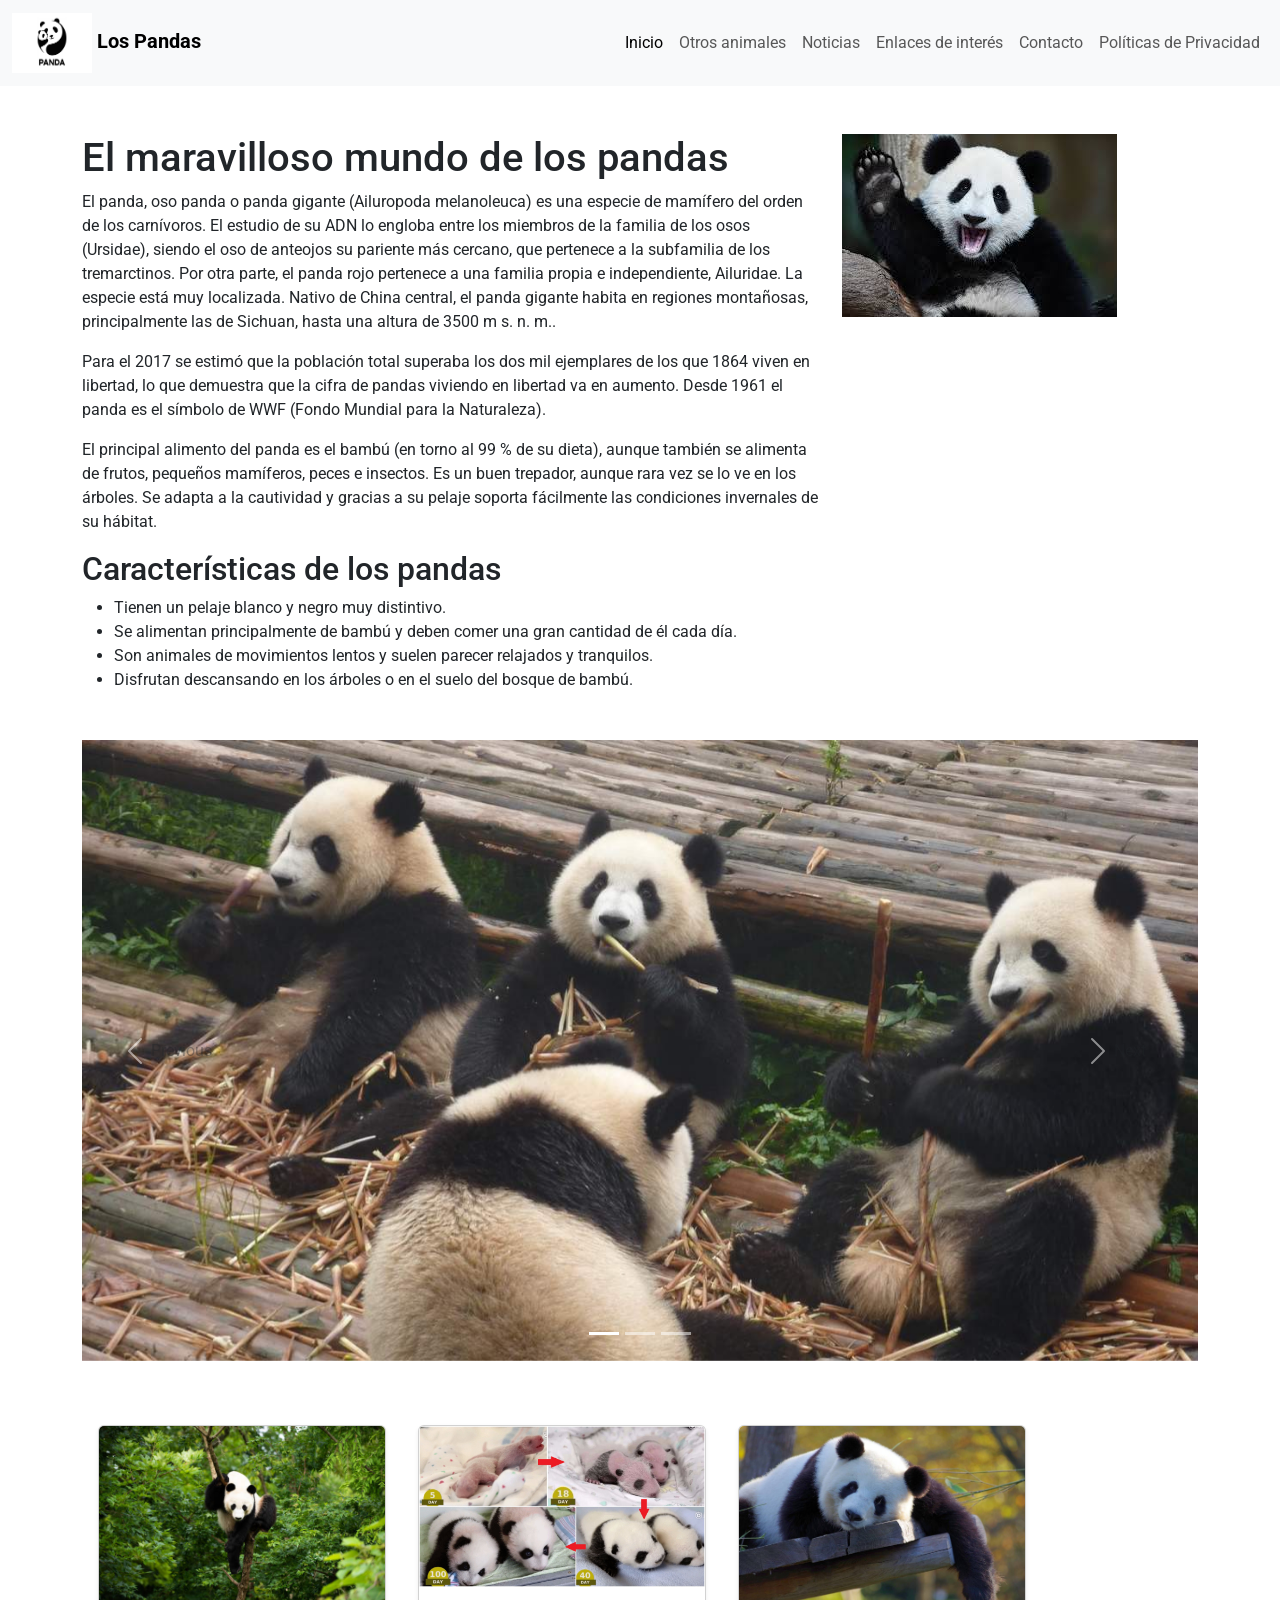
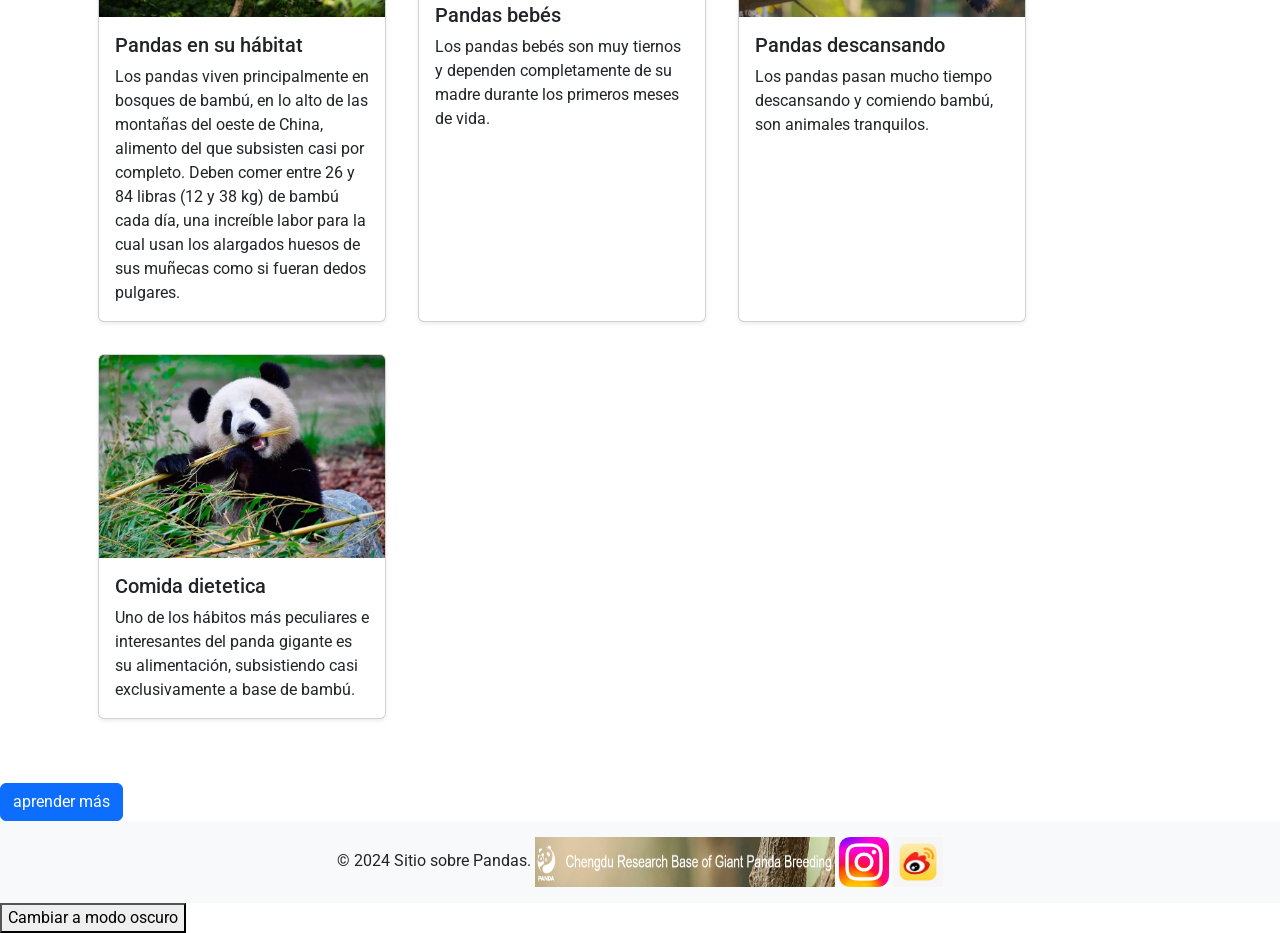
<file: miAplicacion/templates/index.html>
<!DOCTYPE html>
<html lang="es">

<head>
    <meta charset="UTF-8">
    <meta name="viewport" content="width=device-width, initial-scale=1.0">
    <meta name="description" content="Un sitio web sobre pandas, con información interesante y muchas funcionalidades.">
    <meta name="keywords" content="pandas, animales, naturaleza, conservación">
    <link rel="icon" href="imagenes\logo.jpg">
    <title>Los Pandas</title>
    <!-- Bootstrap CSS -->
    <link rel="stylesheet" href="https://cdn.jsdelivr.net/npm/bootstrap@5.3.0/dist/css/bootstrap.min.css">
    <!-- CSS -->
    <link rel="stylesheet" href="CSS/estilo.css">
    <!-- Google Fonts -->
    <link rel="preconnect" href="https://fonts.googleapis.com">
    <link rel="preconnect" href="https://fonts.gstatic.com" crossorigin>
    <link href="https://fonts.googleapis.com/css2?family=Roboto:wght@400;700&display=swap" rel="stylesheet">
</head>

<body>

    <!--Definición de la barra de navegación-->
    <nav class="navbar navbar-expand-lg navbar-light bg-light">
        <div class="container-fluid">
            <a class="navbar-brand" href="#"><img src="imagenes\logo.jpg" alt="Logo del sitio" width="80" height="60">
                Los
                Pandas</a>
            <button class="navbar-toggler" type="button" data-bs-toggle="collapse" data-bs-target="#navbarNav"
                aria-controls="navbarNav" aria-expanded="false" aria-label="Toggle navigation">
                <span class="navbar-toggler-icon"></span>
            </button>
            <div class="collapse d-flex justify-content-end navbar-collapse" id="navbarNav">
                <ul class="navbar-nav">
                    <li class="nav-item">
                        <a class="nav-link active" aria-current="page" href="#">Inicio</a>
                    </li>
                    <li class="nav-item">
                        <a class="nav-link" href="about.html">Otros animales</a>
                    </li>
                    <li class="nav-item">
                        <a class="nav-link" href="noticias.html">Noticias</a>
                    </li>
                    <li class="nav-item">
                        <a class="nav-link" href="enlaces-interes.html">Enlaces de interés</a>
                    </li>
                    <li class="nav-item">
                        <a class="nav-link" href="contacto.html">Contacto</a>
                    </li>
                    <li class="nav-item">
                        <a class="nav-link" href="politica-privacidad.html">Políticas de Privacidad</a>
                    </li>
                </ul>
            </div>
        </div>
    </nav>

    <!--Área de contenido principal-->
    <main class="container my-5">

        <div class="row">

            <div class="col-md-8">
                <h1 id="dynamicTitle">El maravilloso mundo de los pandas</h1>
                <p>El panda, oso panda o panda gigante (Ailuropoda melanoleuca) es una especie de mamífero del orden de
                    los carnívoros. El estudio de su ADN lo engloba entre los miembros de la familia de los osos
                    (Ursidae), siendo el oso de anteojos su pariente más cercano, que pertenece a la subfamilia de los
                    tremarctinos. Por otra parte, el panda rojo pertenece a una familia propia e independiente,
                    Ailuridae. La especie está muy localizada. Nativo de China central, el panda gigante habita en
                    regiones montañosas, principalmente las de Sichuan, hasta una altura de 3500 m s. n. m..</p>
                <p>Para el 2017 se estimó que la población total superaba los dos mil ejemplares​ de los que 1864 viven
                    en libertad,​ lo que demuestra que la cifra de pandas viviendo en libertad va en aumento. Desde 1961
                    el panda es el símbolo de WWF (Fondo Mundial para la Naturaleza).</p>
                <p>El principal alimento del panda es el bambú (en torno al 99 % de su dieta), aunque también se
                    alimenta de frutos, pequeños mamíferos, peces e insectos. Es un buen trepador, aunque rara vez se lo
                    ve en los árboles. Se adapta a la cautividad y gracias a su pelaje soporta fácilmente las
                    condiciones invernales de su hábitat.</p>
            </div>

            <div class="col-md-4">
                <img src="imagenes\panda1.jpeg" class="img-fluid" alt="Panda comiendo bambú">
            </div>
        </div>


        <h2>Características de los pandas</h2>
        <ul>
            <li>Tienen un pelaje blanco y negro muy distintivo.</li>
            <li>Se alimentan principalmente de bambú y deben comer una gran cantidad de él cada día.</li>
            <li>Son animales de movimientos lentos y suelen parecer relajados y tranquilos.</li>
            <li>Disfrutan descansando en los árboles o en el suelo del bosque de bambú.</li>
        </ul>

        <!--Crear un control de carrusel de imágenes-->
        <div id="carouselExampleIndicators" class="carousel slide my-5" data-bs-ride="carousel">
            <div class="carousel-indicators">
                <button type="button" data-bs-target="#carouselExampleIndicators" data-bs-slide-to="0" class="active"
                    aria-current="true" aria-label="Slide 1"></button>
                <button type="button" data-bs-target="#carouselExampleIndicators" data-bs-slide-to="1"
                    aria-label="Slide 2"></button>
                <button type="button" data-bs-target="#carouselExampleIndicators" data-bs-slide-to="2"
                    aria-label="Slide 3"></button>
            </div>
            <div class="carousel-inner">
                <div class="carousel-item active">
                    <img src="imagenes/01.jpg" class="d-block w-100" alt="Panda 1">
                </div>
                <div class="carousel-item">
                    <img src="imagenes/02.jpg" class="d-block w-100" alt="Panda 2">
                </div>
                <div class="carousel-item">
                    <img src="imagenes/03.jpg" class="d-block w-100" alt="Panda 1 otra vista">
                </div>
            </div>
            <button class="carousel-control-prev" type="button" data-bs-target="#carouselExampleIndicators"
                data-bs-slide-to="prev">
                <span class="carousel-control-prev-icon" aria-hidden="true"></span>
                <span class="text-muted">Previous</span>
            </button>
            <button class="carousel-control-next" type="button" data-bs-target="#carouselExampleIndicators"
                data-bs-slide-to="next">
                <span class="carousel-control-next-icon" aria-hidden="true"></span>
                <span class="text-muted">Next</span>
            </button>
        </div>

        <!--Crear un contenedor de tarjeta responsivo-->
        <div class="d-flex flex-wrap">
            <div class="card m-3" style="width: 18rem;">
                <img src="imagenes/04.jpg" class="card-img-top" alt="Panda en el bosque">
                <div class="card-body">
                    <h5 class="card-title">Pandas en su hábitat</h5>
                    <p class="card-text">Los pandas viven principalmente en bosques de bambú, en lo alto de las montañas
                        del oeste de China, alimento del que subsisten casi por completo. Deben comer entre 26 y 84
                        libras (12 y 38 kg) de bambú cada día, una increíble labor para la cual usan los alargados
                        huesos de sus muñecas como si fueran dedos pulgares.</p>
                </div>
            </div>
            <div class="card m-3" style="width: 18rem;">
                <img src="imagenes/bebe.jpeg" class="card-img-top" alt="Panda bebé">
                <div class="card-body">
                    <h5 class="card-title">Pandas bebés</h5>
                    <p class="card-text">Los pandas bebés son muy tiernos y dependen completamente de su madre durante
                        los primeros meses de vida.</p>
                </div>
            </div>
            <div class="card m-3" style="width: 18rem;">
                <img src="imagenes/panda-descansando.jpg" class="card-img-top" alt="Panda descansando">
                <div class="card-body">
                    <h5 class="card-title">Pandas descansando</h5>
                    <p class="card-text">Los pandas pasan mucho tiempo descansando y comiendo bambú, son animales
                        tranquilos.</p>
                </div>
            </div>

            <div class="card m-3" style="width: 18rem;">
                <img src="imagenes/comida dietetica.webp" class="card-img-top" alt="comida dietetica">
                <div class="card-body">
                    <h5 class="card-title">Comida dietetica</h5>
                    <p class="card-text">Uno de los hábitos más peculiares e interesantes del panda gigante es su
                        alimentación, subsistiendo casi exclusivamente a base de bambú.</p>
                </div>
            </div>
        </div>


    </main>

    <main class="container my-5">

    </main>


    <button id="showAlertButton" type="button" class="btn btn-primary">aprender más</button>

    <!--Área de pie de página, que muestra información de derechos de autor y enlaces a redes sociales-->
    <footer class="bg-light text-center py-3">
        <span>© 2024 Sitio sobre Pandas.</span>
        <a href="https://www.panda.org.cn/en/"><img src="imagenes/Base.png" alt="base"
                style="width: 300px; height: 50px;"></a>
        <a href="https://www.instagram.com/panda_reels_?igsh=OGV4Y3VwbjE2Z3k4"><img src="imagenes/Instagram.webp"
                alt="instagram" class="scaled-image"></a>
        <a href="https://weibo.com/u/3222817584"><img src="imagenes/weibo-icon.jpeg" alt="weibo"
                class="scaled-image"></a>
    </footer>



    <!-- Bootstrap JS -->
    <script src="https://cdn.jsdelivr.net/npm/bootstrap@5.3.0/dist/js/bootstrap.min.js"></script>
    <!-- Personalización JS -->
    <script src="JS/main.js"></script>
</body>

</html>
</file>
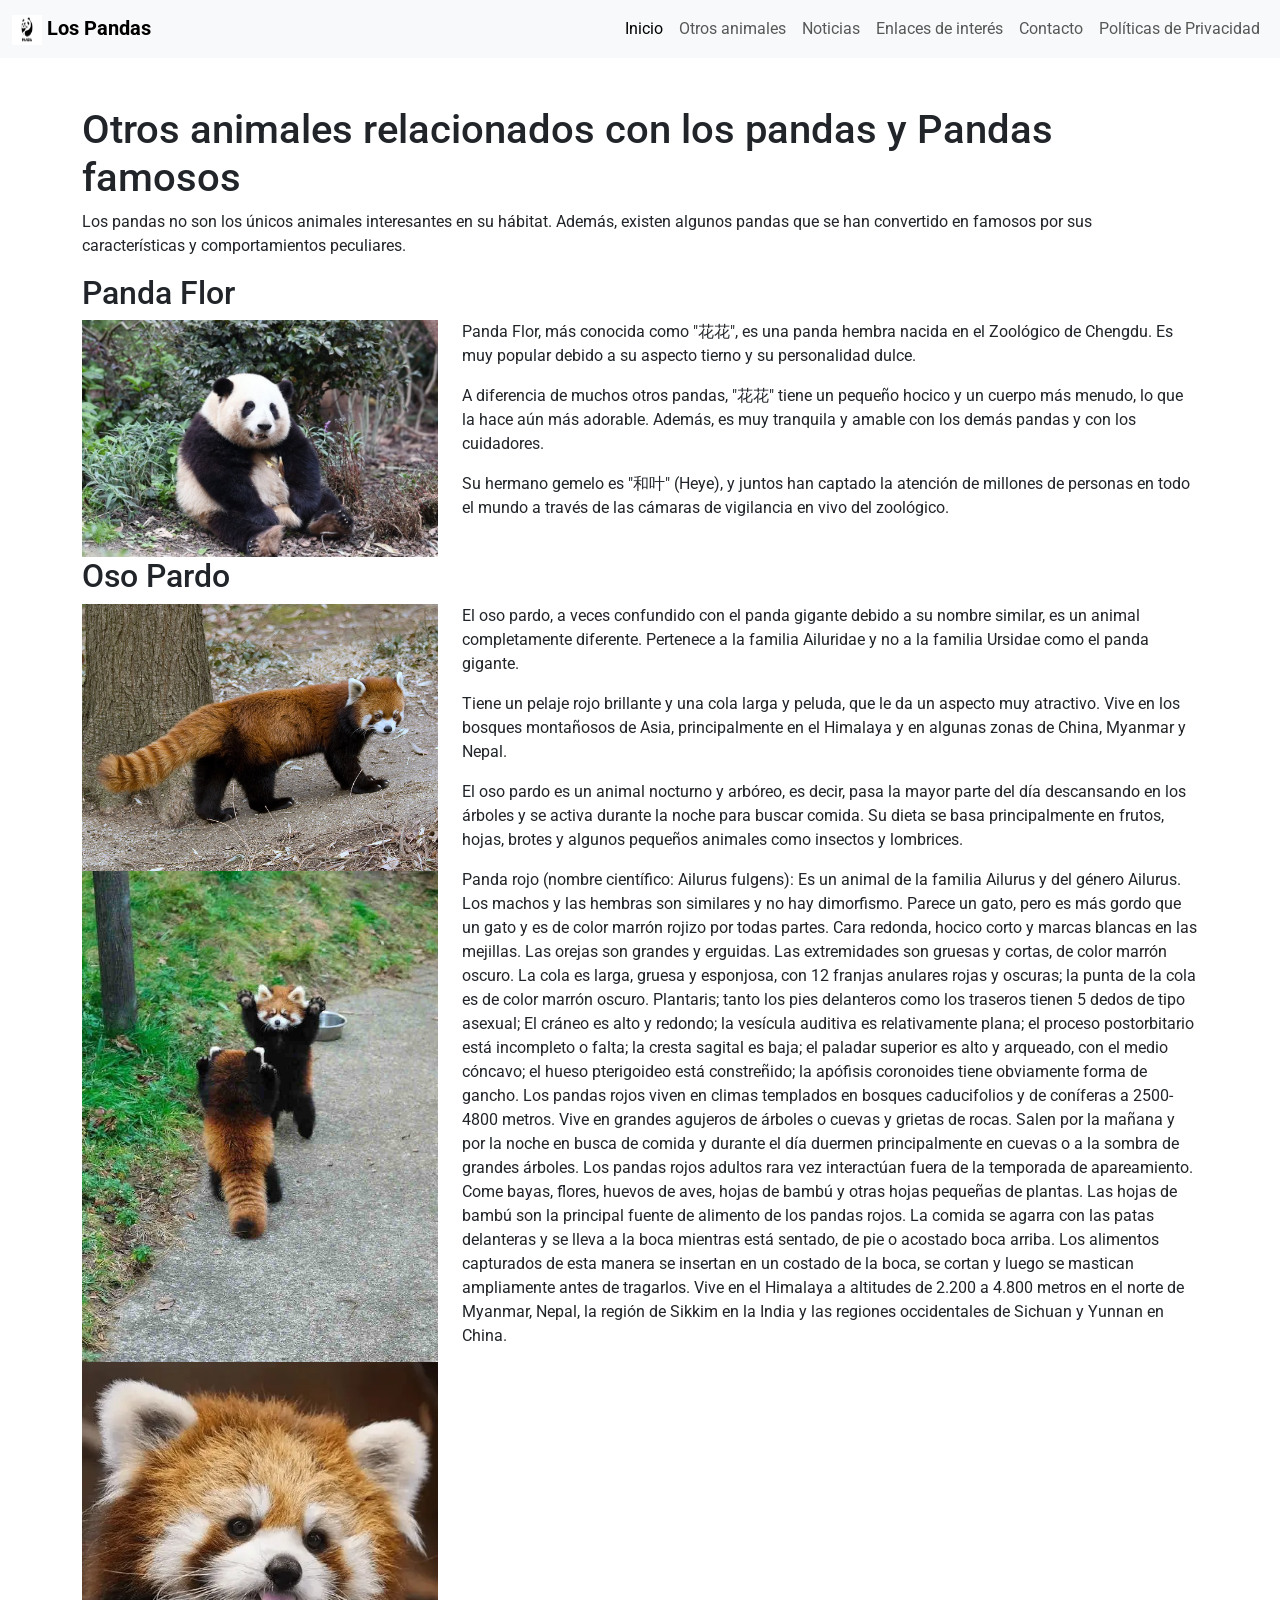
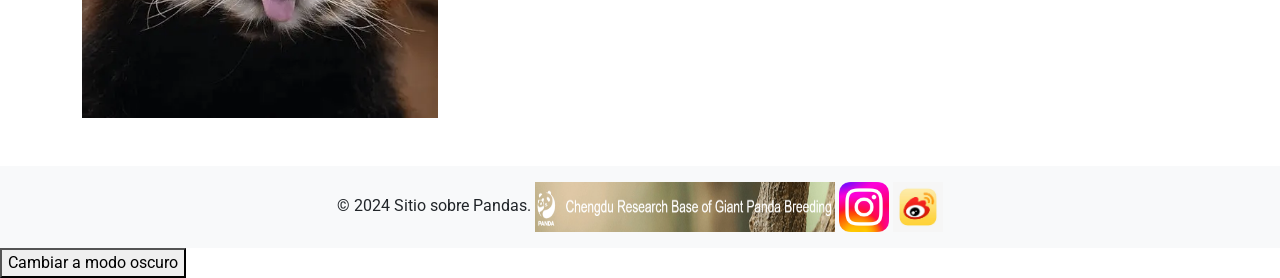
<file: miAplicacion/templates/about.html>
<!DOCTYPE html>
<html lang="es">

<head>
    <meta charset="UTF-8">
    <meta name="viewport" content="width=device-width, initial-scale=1.0">
    <meta name="description" content="Página sobre otros animales relacionados con los pandas y sobre pandas famosos.">
    <meta name="keywords" content="animales, pandas, especies, naturaleza, panda flor, oso pardo, mono golondrino">
    <link rel="icon" href="imagenes\logo.jpg">
    <title>Otros animales y Pandas famosos</title>
    <link rel="stylesheet" href="https://cdn.jsdelivr.net/npm/bootstrap@5.3.0/dist/css/bootstrap.min.css">
    <link rel="stylesheet" href="CSS/estilo.css">
    <link href="https://fonts.googleapis.com/css2?family=Roboto:wght@400;700&display=swap" rel="stylesheet">
</head>

<body>
    <nav class="navbar navbar-expand-lg navbar-light bg-light">
        <div class="container-fluid">
            <a class="navbar-brand" href="#"><img src="imagenes\logo.jpg" alt="Logo del sitio" width="30" height="30">
                Los
                Pandas</a>
            <button class="navbar-toggler" type="button" data-bs-toggle="collapse" data-bs-target="#navbarNav"
                aria-controls="navbarNav" aria-expanded="false" aria-label="Toggle navigation">
                <span class="navbar-toggler-icon"></span>
            </button>
            <div class="collapse d-flex justify-content-end navbar-collapse" id="navbarNav">
                <ul class="navbar-nav">
                    <li class="nav-item">
                        <a class="nav-link active" aria-current="page" href="index.html">Inicio</a>
                    </li>
                    <li class="nav-item">
                        <a class="nav-link" href="#">Otros animales</a>
                    </li>
                    <li class="nav-item">
                        <a class="nav-link" href="noticias.html">Noticias</a>
                    </li>
                    <li class="nav-item">
                        <a class="nav-link" href="enlaces-interes.html">Enlaces de interés</a>
                    </li>
                    <li class="nav-item">
                        <a class="nav-link" href="contacto.html">Contacto</a>
                    </li>
                    <li class="nav-item">
                        <a class="nav-link" href="politica-privacidad.html">Políticas de Privacidad</a>
                    </li>
                </ul>
            </div>
        </div>
    </nav>

    <main class="container my-5">
        <h1>Otros animales relacionados con los pandas y Pandas famosos</h1>
        <p>Los pandas no son los únicos animales interesantes en su hábitat. Además, existen algunos pandas que se han
            convertido en famosos por sus características y comportamientos peculiares.</p>

        <!-- 明星熊猫花花的信息 -->
        <h2>Panda Flor</h2>
        <div class="row">
            <div class="col-md-4">
                <img src="imagenes/huahua.jpg" class="img-fluid" alt="Panda Flor (花花)">
            </div>
            <div class="col-md-8">
                <p>
                    Panda Flor, más conocida como "花花", es una panda hembra nacida en el Zoológico de Chengdu. Es muy
                    popular debido a su aspecto tierno y su personalidad dulce.
                </p>
                <p>
                    A diferencia de muchos otros pandas, "花花" tiene un pequeño hocico y un cuerpo más menudo, lo que la
                    hace aún más adorable. Además, es muy tranquila y amable con los demás pandas y con los cuidadores.
                </p>
                <p>
                    Su hermano gemelo es "和叶" (Heye), y juntos han captado la atención de millones de personas en todo
                    el
                    mundo a través de las cámaras de vigilancia en vivo del zoológico.
                </p>
            </div>
        </div>

        <!-- 小熊猫的信息 -->
        <h2>Oso Pardo </h2>
        <div class="row">
            <div class="col-md-4">
                <img src="imagenes/mini panda03.JPG" class="img-fluid" alt="Oso Pardo (小熊猫)">
                <img src="imagenes/mini panda02.jpg" class="img-fluid" alt="Oso Pardo (小熊猫)">
                <img src="imagenes/mini panda.webp" class="img-fluid" alt="Oso Pardo (小熊猫)">
            </div>
            <div class="col-md-8">
                <p>
                    El oso pardo, a veces confundido con el panda gigante debido a su nombre similar, es un animal
                    completamente diferente. Pertenece a la familia Ailuridae y no a la familia Ursidae como el panda
                    gigante.
                </p>
                <p>
                    Tiene un pelaje rojo brillante y una cola larga y peluda, que le da un aspecto muy atractivo. Vive
                    en los bosques montañosos de Asia, principalmente en el Himalaya y en algunas zonas de China,
                    Myanmar y Nepal.
                </p>
                <p>
                    El oso pardo es un animal nocturno y arbóreo, es decir, pasa la mayor parte del día descansando en
                    los árboles y se activa durante la noche para buscar comida. Su dieta se basa principalmente en
                    frutos, hojas, brotes y algunos pequeños animales como insectos y lombrices.
                </p>
                <p>Panda rojo (nombre científico: Ailurus fulgens): Es un animal de la familia Ailurus y del género
                    Ailurus. Los machos y las hembras son similares y no hay dimorfismo. Parece un gato, pero es más
                    gordo que un gato y es de color marrón rojizo por todas partes. Cara redonda, hocico corto y marcas
                    blancas en las mejillas. Las orejas son grandes y erguidas. Las extremidades son gruesas y cortas,
                    de color marrón oscuro. La cola es larga, gruesa y esponjosa, con 12 franjas anulares rojas y
                    oscuras; la punta de la cola es de color marrón oscuro. Plantaris; tanto los pies delanteros como
                    los traseros tienen 5 dedos de tipo asexual; El cráneo es alto y redondo; la vesícula auditiva es
                    relativamente plana; el proceso postorbitario está incompleto o falta; la cresta sagital es baja; el
                    paladar superior es alto y arqueado, con el medio cóncavo; el hueso pterigoideo está constreñido; la
                    apófisis coronoides tiene obviamente forma de gancho.
                    Los pandas rojos viven en climas templados en bosques caducifolios y de coníferas a 2500-4800
                    metros. Vive en grandes agujeros de árboles o cuevas y grietas de rocas. Salen por la mañana y por
                    la noche en busca de comida y durante el día duermen principalmente en cuevas o a la sombra de
                    grandes árboles. Los pandas rojos adultos rara vez interactúan fuera de la temporada de
                    apareamiento. Come bayas, flores, huevos de aves, hojas de bambú y otras hojas pequeñas de plantas.
                    Las hojas de bambú son la principal fuente de alimento de los pandas rojos. La comida se agarra con
                    las patas delanteras y se lleva a la boca mientras está sentado, de pie o acostado boca arriba. Los
                    alimentos capturados de esta manera se insertan en un costado de la boca, se cortan y luego se
                    mastican ampliamente antes de tragarlos. Vive en el Himalaya a altitudes de 2.200 a 4.800 metros en
                    el norte de Myanmar, Nepal, la región de Sikkim en la India y las regiones occidentales de Sichuan y
                    Yunnan en China.</p>
            </div>
        </div>

    </main>

    <footer class="bg-light text-center py-3">
        <span>© 2024 Sitio sobre Pandas.</span>
        <a href="https://www.panda.org.cn/en/"><img src="imagenes/Base.png" alt="base"
                style="width: 300px; height: 50px;"></a>
        <a href="https://www.instagram.com/panda_reels_?igsh=OGV4Y3VwbjE2Z3k4"><img src="imagenes/Instagram.webp"
                alt="instagram" class="scaled-image"></a>
        <a href="https://weibo.com/u/3222817584"><img src="imagenes/weibo-icon.jpeg" alt="weibo"
                class="scaled-image"></a>
    </footer>

    <script src="https://cdn.jsdelivr.net/npm/bootstrap@5.3.0/dist/js/bootstrap.min.js"></script>
    <script src="JS/main.js"></script>
</body>

</html>
</file>
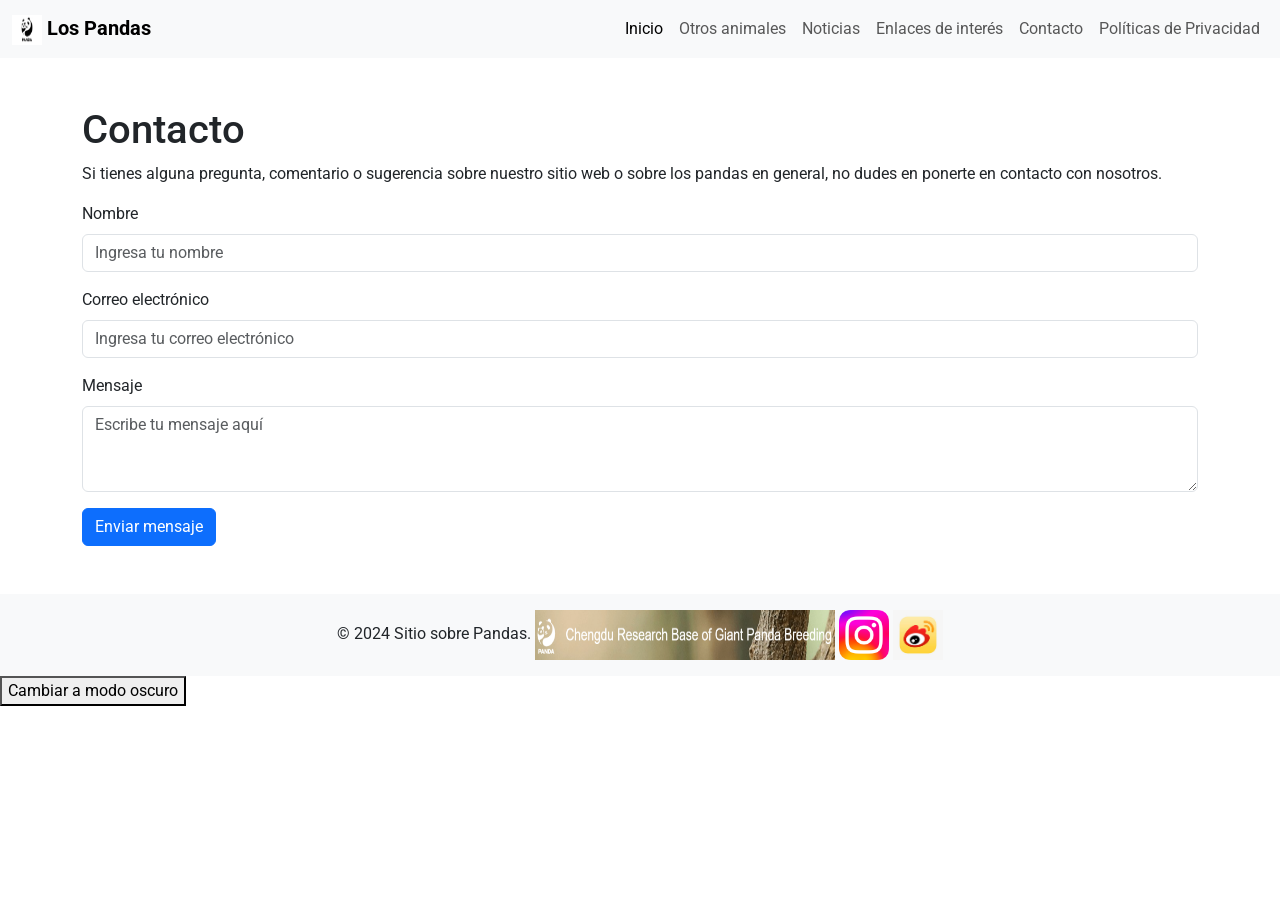
<file: miAplicacion/templates/contacto.html>
<!DOCTYPE html>
<html lang="es">

<head>
    <meta charset="UTF-8">
    <meta name="viewport" content="width=device-width, initial-scale=1.0">
    <meta name="description" content="Página de contacto para el sitio web sobre pandas.">
    <meta name="keywords" content="pandas, contacto, información, correo electrónico">
    <link rel="icon" href="imagenes\logo.jpg">
    <title>Contacto</title>
    <link rel="stylesheet" href="https://cdn.jsdelivr.net/npm/bootstrap@5.3.0/dist/css/bootstrap.min.css">
    <link rel="stylesheet" href="CSS/estilo.css">
    <link href="https://fonts.googleapis.com/css2?family=Roboto:wght@400;700&display=swap" rel="stylesheet">
</head>

<body>
    <nav class="navbar navbar-expand-lg navbar-light bg-light">
        <div class="container-fluid">
            <a class="navbar-brand" href="#"><img src="imagenes\logo.jpg" alt="Logo del sitio" width="30" height="30">
                Los
                Pandas</a>
            <button class="navbar-toggler" type="button" data-bs-toggle="collapse" data-bs-target="#navbarNav"
                aria-controls="navbarNav" aria-expanded="false" aria-label="Toggle navigation">
                <span class="navbar-toggler-icon"></span>
            </button>
            <div class="collapse d-flex justify-content-end navbar-collapse" id="navbarNav">
                <ul class="navbar-nav">
                    <li class="nav-item">
                        <a class="nav-link active" aria-current="page" href="index.html">Inicio</a>
                    </li>
                    <li class="nav-item">
                        <a class="nav-link" href="about.html">Otros animales</a>
                    </li>
                    <li class="nav-item">
                        <a class="nav-link" href="noticias.html">Noticias</a>
                    </li>
                    <li class="nav-item">
                        <a class="nav-link" href="enlaces-interes.html">Enlaces de interés</a>
                    </li>
                    <li class="nav-item">
                        <a class="nav-link" href="#">Contacto</a>
                    </li>
                    <li class="nav-item">
                        <a class="nav-link" href="politica-privacidad.html">Políticas de Privacidad</a>
                    </li>
                </ul>
            </div>
        </div>
    </nav>

    <main class="container my-5">
        <h1>Contacto</h1>
        <p>Si tienes alguna pregunta, comentario o sugerencia sobre nuestro sitio web o sobre los pandas en general, no
            dudes en ponerte en contacto con nosotros.</p>

        <form>
            <div class="mb-3">
                <label for="nombre" class="form-label">Nombre</label>
                <input type="text" class="form-control" id="nombre" placeholder="Ingresa tu nombre">
            </div>
            <div class="mb-3">
                <label for="correo" class="form-label">Correo electrónico</label>
                <input type="email" class="form-control" id="correo" placeholder="Ingresa tu correo electrónico">
            </div>
            <div class="mb-3">
                <label for="mensaje" class="form-label">Mensaje</label>
                <textarea class="form-control" id="mensaje" rows="3" placeholder="Escribe tu mensaje aquí"></textarea>
            </div>
            <button type="submit" class="btn btn-primary">Enviar mensaje</button>
        </form>
    </main>

    <footer class="bg-light text-center py-3">
        <span>© 2024 Sitio sobre Pandas.</span>
        <a href="https://www.panda.org.cn/en/"><img src="imagenes/Base.png" alt="base"
                style="width: 300px; height: 50px;"></a>
        <a href="https://www.instagram.com/panda_reels_?igsh=OGV4Y3VwbjE2Z3k4"><img src="imagenes/Instagram.webp"
                alt="instagram" class="scaled-image"></a>
        <a href="https://weibo.com/u/3222817584"><img src="imagenes/weibo-icon.jpeg" alt="weibo"
                class="scaled-image"></a>
    </footer>

    <script src="https://cdn.jsdelivr.net/npm/bootstrap@5.3.0/dist/js/bootstrap.min.js"></script>
    <script src="JS/main.js"></script>
</body>

</html>
</file>
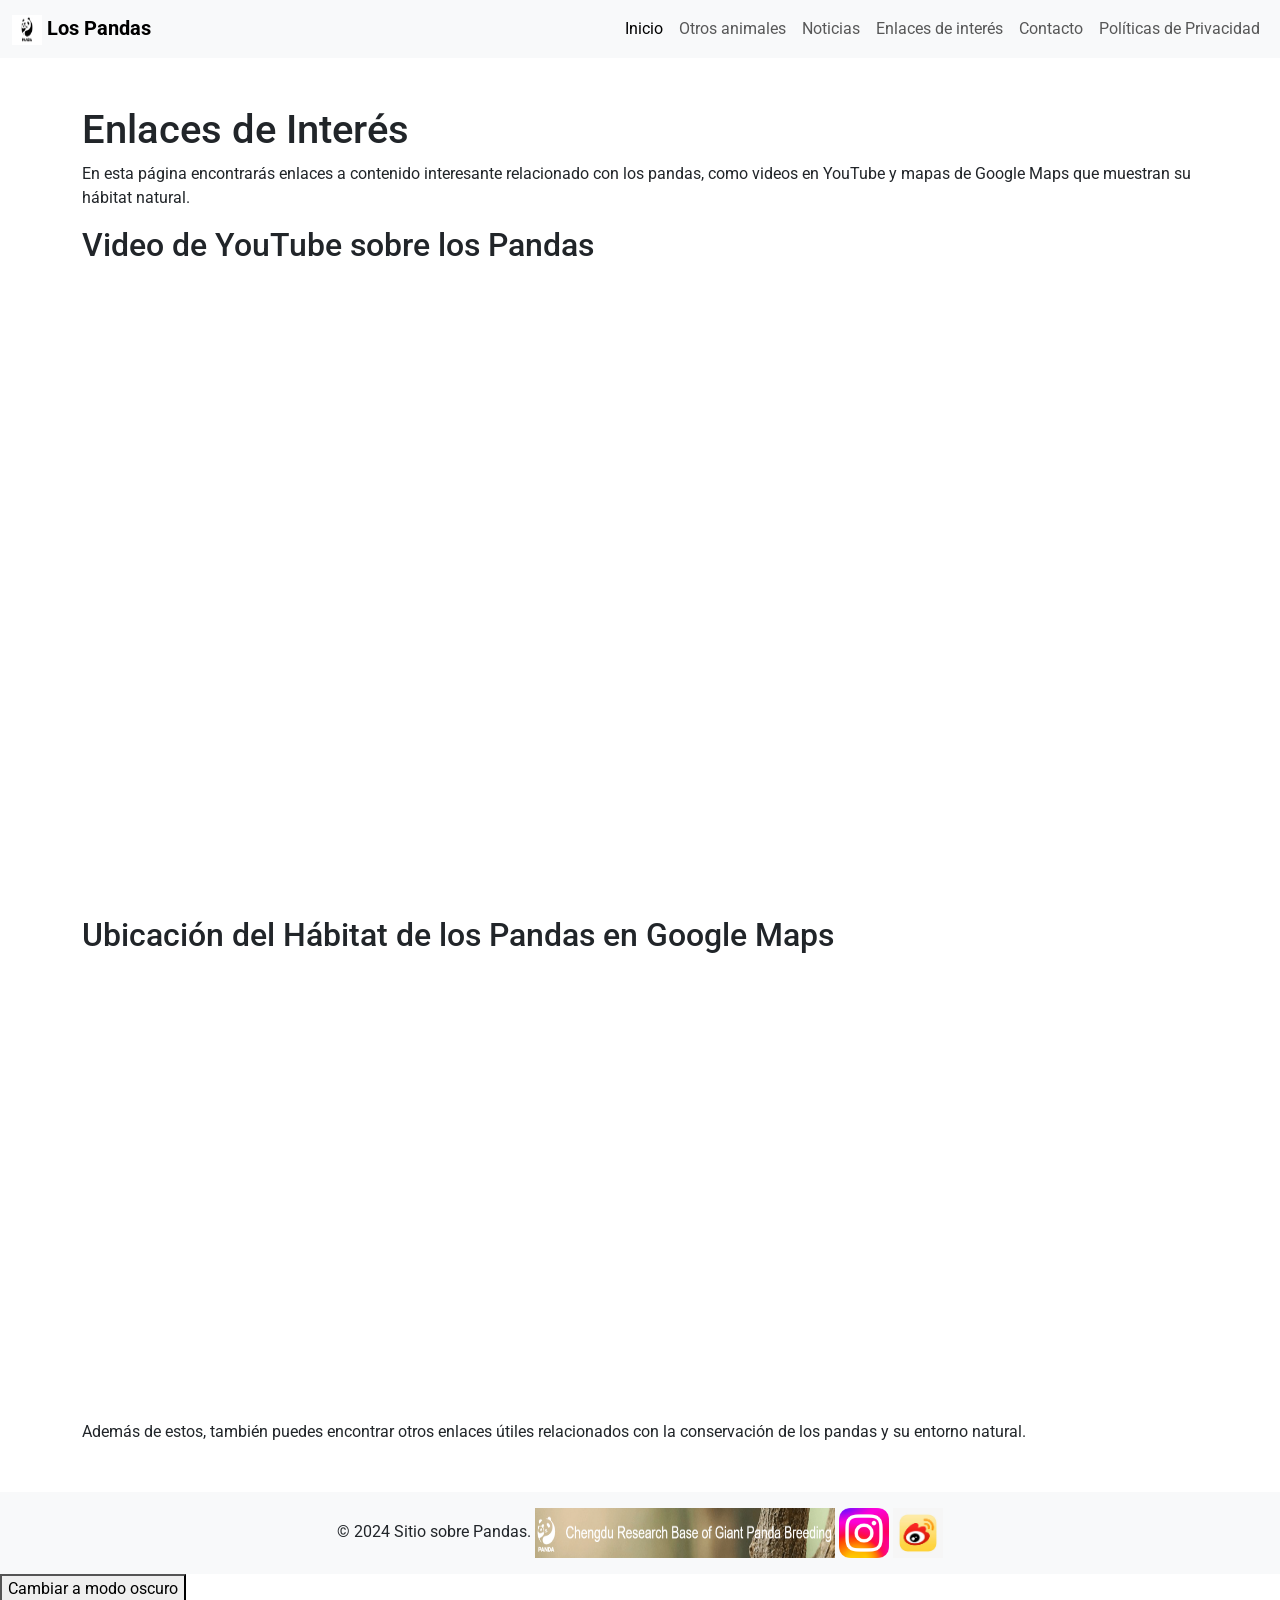
<file: miAplicacion/templates/enlaces-interes.html>
<!DOCTYPE html>
<html lang="es">

<head>
    <meta charset="UTF-8">
    <meta name="viewport" content="width=device-width, initial-scale=1.0">
    <meta name="description" content="Página de enlaces de interés relacionados con los pandas y su hábitat.">
    <meta name="keywords" content="pandas, enlaces, youtube, google maps, hábitat">
    <link rel="icon" href="imagenes\logo.jpg">
    <title>Enlaces de Interés</title>
    <link rel="stylesheet" href="https://cdn.jsdelivr.net/npm/bootstrap@5.3.0/dist/css/bootstrap.min.css">
    <link rel="stylesheet" href="CSS/estilo.css">
    <link href="https://fonts.googleapis.com/css2?family=Roboto:wght@400;700&display=swap" rel="stylesheet">
</head>

<body>
    <nav class="navbar navbar-expand-lg navbar-light bg-light">
        <div class="container-fluid">
            <a class="navbar-brand" href="#"><img src="imagenes\logo.jpg" alt="Logo del sitio" width="30" height="30">
                Los
                Pandas</a>
            <button class="navbar-toggler" type="button" data-bs-toggle="collapse" data-bs-target="#navbarNav"
                aria-controls="navbarNav" aria-expanded="false" aria-label="Toggle navigation">
                <span class="navbar-toggler-icon"></span>
            </button>
            <div class="collapse d-flex justify-content-end navbar-collapse" id="navbarNav">
                <ul class="navbar-nav">
                    <li class="nav-item">
                        <a class="nav-link active" aria-current="page" href="index.html">Inicio</a>
                    </li>
                    <li class="nav-item">
                        <a class="nav-link" href="about.html">Otros animales</a>
                    </li>
                    <li class="nav-item">
                        <a class="nav-link" href="noticias.html">Noticias</a>
                    </li>
                    <li class="nav-item">
                        <a class="nav-link" href="#">Enlaces de interés</a>
                    </li>
                    <li class="nav-item">
                        <a class="nav-link" href="contacto.html">Contacto</a>
                    </li>
                    <li class="nav-item">
                        <a class="nav-link" href="politica-privacidad.html">Políticas de Privacidad</a>
                    </li>
                </ul>
            </div>
        </div>
    </nav>

    <main class="container my-5">
        <h1>Enlaces de Interés</h1>
        <p>En esta página encontrarás enlaces a contenido interesante relacionado con los pandas, como videos en YouTube
            y mapas de Google Maps que muestran su hábitat natural.</p>


        <h2>Video de YouTube sobre los Pandas</h2>
        <iframe width="560" height="315" src="https://www.youtube.com/embed/kPiZyt4zdGc?si=6hU_LR9uLy8WkE_e"
            title="YouTube video player" frameborder="0"
            allow="accelerometer; autoplay; clipboard-write; encrypted-media; gyroscope; picture-in-picture; web-share"
            referrerpolicy="strict-origin-when-cross-origin" allowfullscreen></iframe>
        <iframe width="560" height="315" src="https://www.youtube.com/embed/BoVDhmRD7H0?si=e0qQXvS647Ow2Vyx"
            title="YouTube video player" frameborder="0"
            allow="accelerometer; autoplay; clipboard-write; encrypted-media; gyroscope; picture-in-picture; web-share"
            referrerpolicy="strict-origin-when-cross-origin" allowfullscreen></iframe>


        <h2>Ubicación del Hábitat de los Pandas en Google Maps</h2>
        <iframe
            src="https://www.google.com/maps/embed?pb=!1m18!1m12!1m3!1d3429.4815045334562!2d104.14323507525562!3d30.732973585621664!2m3!1f0!2f0!3f0!3m2!1i1024!2i768!4f13.1!3m3!1m2!1s0x36efd0e00f9a5bf1%3A0xd3cd637087189177!2z5oiQ6YO95aSn54aK54yr57mB6IKy56CU56m25Z-65Zyw!5e0!3m2!1szh-CN!2sdo!4v1730948864018!5m2!1szh-CN!2sdo"
            width="600" height="450" style="border:0;" allowfullscreen="" loading="lazy"
            referrerpolicy="no-referrer-when-downgrade"></iframe>

        <p>Además de estos, también puedes encontrar otros enlaces útiles relacionados con la conservación de los pandas
            y
            su entorno natural.</p>
    </main>

    <footer class="bg-light text-center py-3">
        <span>© 2024 Sitio sobre Pandas.</span>
        <a href="https://www.panda.org.cn/en/"><img src="imagenes/Base.png" alt="base"
                style="width: 300px; height: 50px;"></a>
        <a href="https://www.instagram.com/panda_reels_?igsh=OGV4Y3VwbjE2Z3k4"><img src="imagenes/Instagram.webp"
                alt="instagram" class="scaled-image"></a>
        <a href="https://weibo.com/u/3222817584"><img src="imagenes/weibo-icon.jpeg" alt="weibo"
                class="scaled-image"></a>
    </footer>

    <script src="https://cdn.jsdelivr.net/npm/bootstrap@5.3.0/dist/js/bootstrap.min.js"></script>
    <script src="JS/main.js"></script>
</body>

</html>
</file>
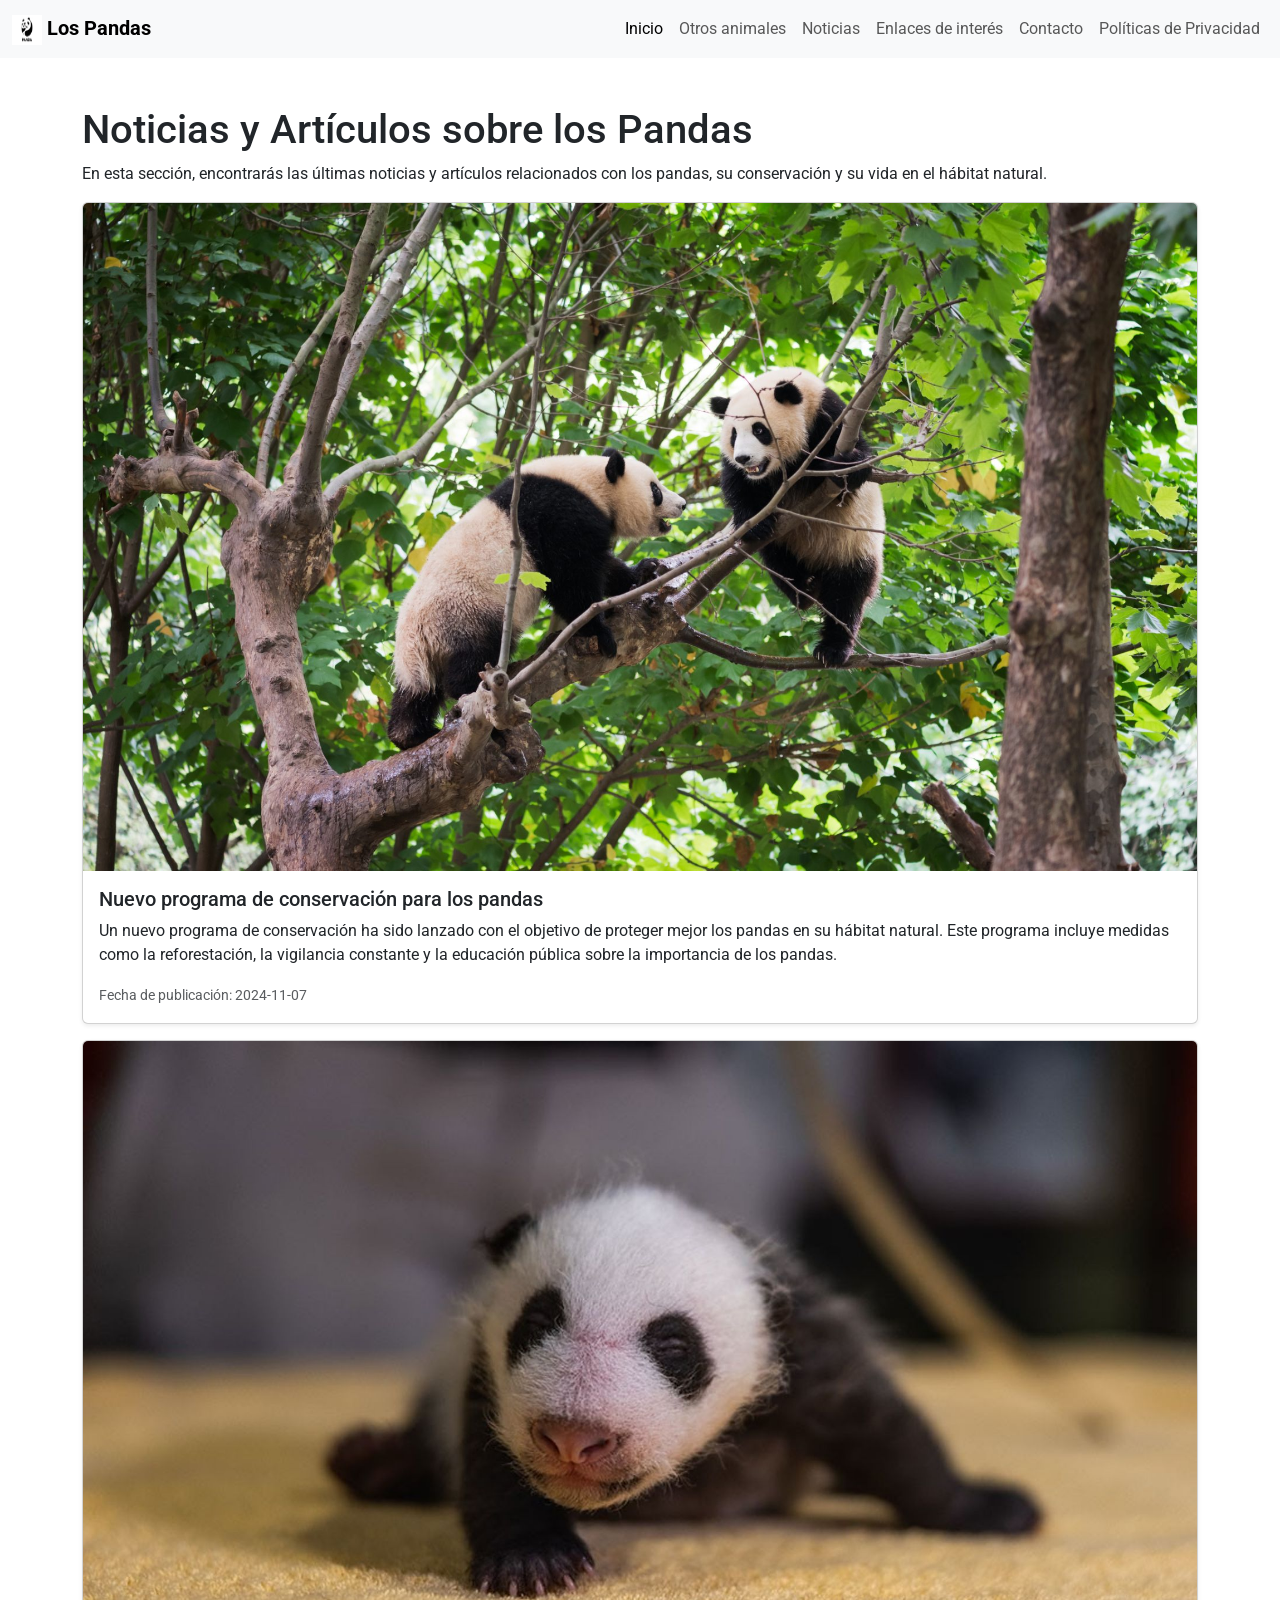
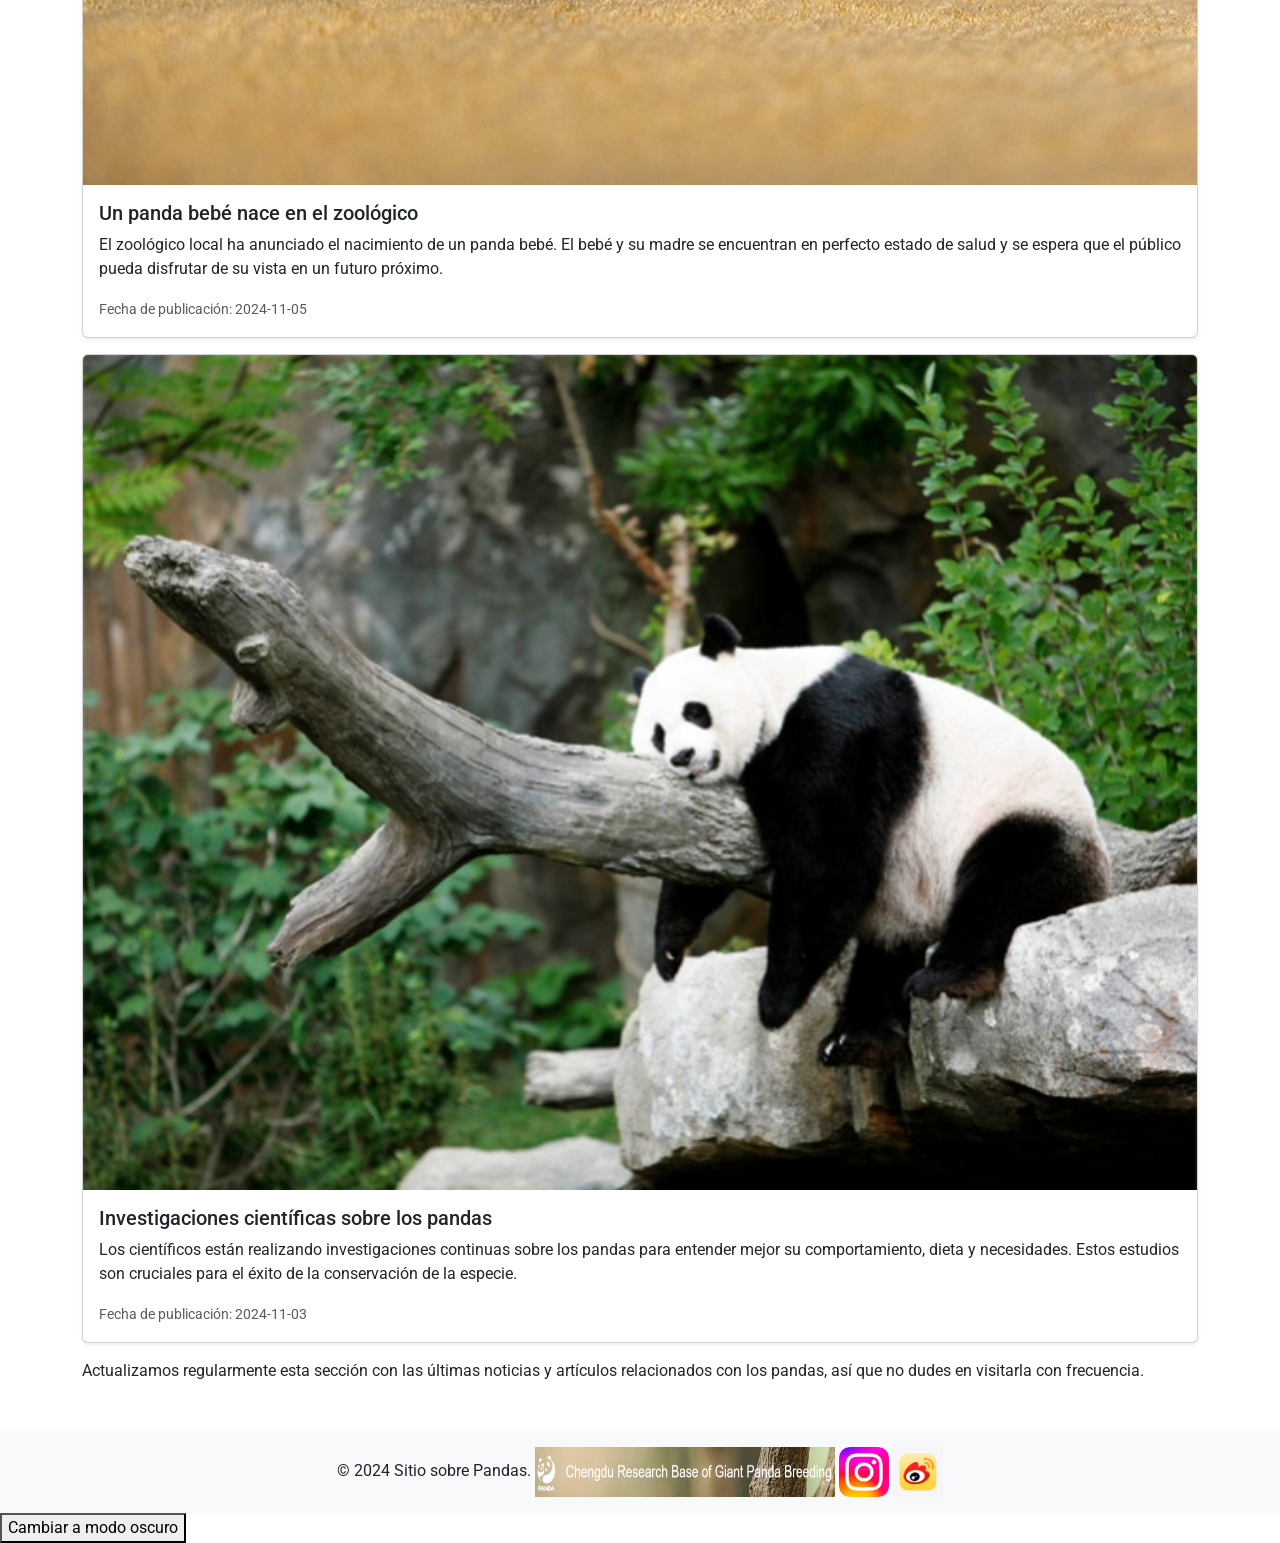
<file: miAplicacion/templates/noticias.html>
<!DOCTYPE html>
<html lang="es">

<head>
    <meta charset="UTF-8">
    <meta name="viewport" content="width=device-width, initial-scale=1.0">
    <meta name="description" content="Página de noticias y artículos relacionados con los pandas.">
    <meta name="keywords" content="pandas, noticias, artículos, conservación">
    <link rel="icon" href="imagenes\logo.jpg">
    <title>Noticias</title>
    <link rel="stylesheet" href="https://cdn.jsdelivr.net/npm/bootstrap@5.3.0/dist/css/bootstrap.min.css">
    <link rel="stylesheet" href="CSS/estilo.css">
    <link href="https://fonts.googleapis.com/css2?family=Roboto:wght@400;700&display=swap" rel="stylesheet">
</head>

<body>
    <nav class="navbar navbar-expand-lg navbar-light bg-light">
        <div class="container-fluid">
            <a class="navbar-brand" href="#"><img src="imagenes\logo.jpg" alt="Logo del sitio" width="30" height="30">
                Los
                Pandas</a>
            <button class="navbar-toggler" type="button" data-bs-toggle="collapse" data-bs-target="#navbarNav"
                aria-controls="navbarNav" aria-expanded="false" aria-label="Toggle navigation">
                <span class="navbar-toggler-icon"></span>
            </button>
            <div class="collapse d-flex justify-content-end navbar-collapse" id="navbarNav">
                <ul class="navbar-nav">
                    <li class="nav-item">
                        <a class="nav-link active" aria-current="page" href="index.html">Inicio</a>
                    </li>
                    <li class="nav-item">
                        <a class="nav-link" href="about.html">Otros animales</a>
                    </li>
                    <li class="nav-item">
                        <a class="nav-link" href="#">Noticias</a>
                    </li>
                    <li class="nav-item">
                        <a class="nav-link" href="enlaces-interes.html">Enlaces de interés</a>
                    </li>
                    <li class="nav-item">
                        <a class="nav-link" href="contacto.html">Contacto</a>
                    </li>
                    <li class="nav-item">
                        <a class="nav-link" href="politica-privacidad.html">Políticas de Privacidad</a>
                    </li>
                </ul>
            </div>
        </div>
    </nav>

    <main class="container my-5">
        <h1>Noticias y Artículos sobre los Pandas</h1>
        <p>En esta sección, encontrarás las últimas noticias y artículos relacionados con los pandas, su conservación y
            su vida en el hábitat natural.</p>


        <div class="card mb-3">
            <img src="imagenes/Bosque.jpg" class="card-img-top" alt="Panda en el bosque">
            <div class="card-body">
                <h5 class="card-title">Nuevo programa de conservación para los pandas</h5>
                <p class="card-text">Un nuevo programa de conservación ha sido lanzado con el objetivo de proteger mejor
                    los pandas en su hábitat natural. Este programa incluye medidas como la reforestación, la vigilancia
                    constante y la educación pública sobre la importancia de los pandas.</p>
                <p class="card-text"><small class="text-muted">Fecha de publicación: 2024-11-07</small></p>
            </div>
        </div>

        <div class="card mb-3">
            <img src="imagenes/bebe02.jpg" class="card-img-top" alt="Panda bebé">
            <div class="card-body">
                <h5 class="card-title">Un panda bebé nace en el zoológico</h>
                </h5>
                <p class="card-text">El zoológico local ha anunciado el nacimiento de un panda bebé. El bebé y su madre
                    se encuentran en perfecto estado de salud y se espera que el público pueda disfrutar de su vista en
                    un futuro próximo.</p>
                <p class="card-text"><small class="text-muted">Fecha de publicación: 2024-11-05</small></p>
            </div>
        </div>

        <div class="card mb-3">
            <img src="imagenes/06.jpg" class="card-img-top" alt="Panda descansando">
            <div class="card-body">
                <h5 class="card-title">Investigaciones científicas sobre los pandas</h5>
                <p class="card-text">Los científicos están realizando investigaciones continuas sobre los pandas para
                    entender mejor su comportamiento, dieta y necesidades. Estos estudios son cruciales para el éxito
                    de la conservación de la especie.</p>
                <p class="card-text"><small class="text-muted">Fecha de publicación: 2024-11-03</small></p>
            </div>
        </div>

        <p>Actualizamos regularmente esta sección con las últimas noticias y artículos relacionados con los pandas,
            así que no dudes en visitarla con frecuencia.</p>
    </main>

    <footer class="bg-light text-center py-3">
        <span>© 2024 Sitio sobre Pandas.</span>
        <a href="https://www.panda.org.cn/en/"><img src="imagenes/Base.png" alt="base"
                style="width: 300px; height: 50px;"></a>
        <a href="https://www.instagram.com/panda_reels_?igsh=OGV4Y3VwbjE2Z3k4"><img src="imagenes/Instagram.webp"
                alt="instagram" class="scaled-image"></a>
        <a href="https://weibo.com/u/3222817584"><img src="imagenes/weibo-icon.jpeg" alt="weibo"
                class="scaled-image"></a>
    </footer>

    <script src="https://cdn.jsdelivr.net/npm/bootstrap@5.3.0/dist/js/bootstrap.min.js"></script>
    <script src="JS/main.js"></script>
</body>

</html>
</file>
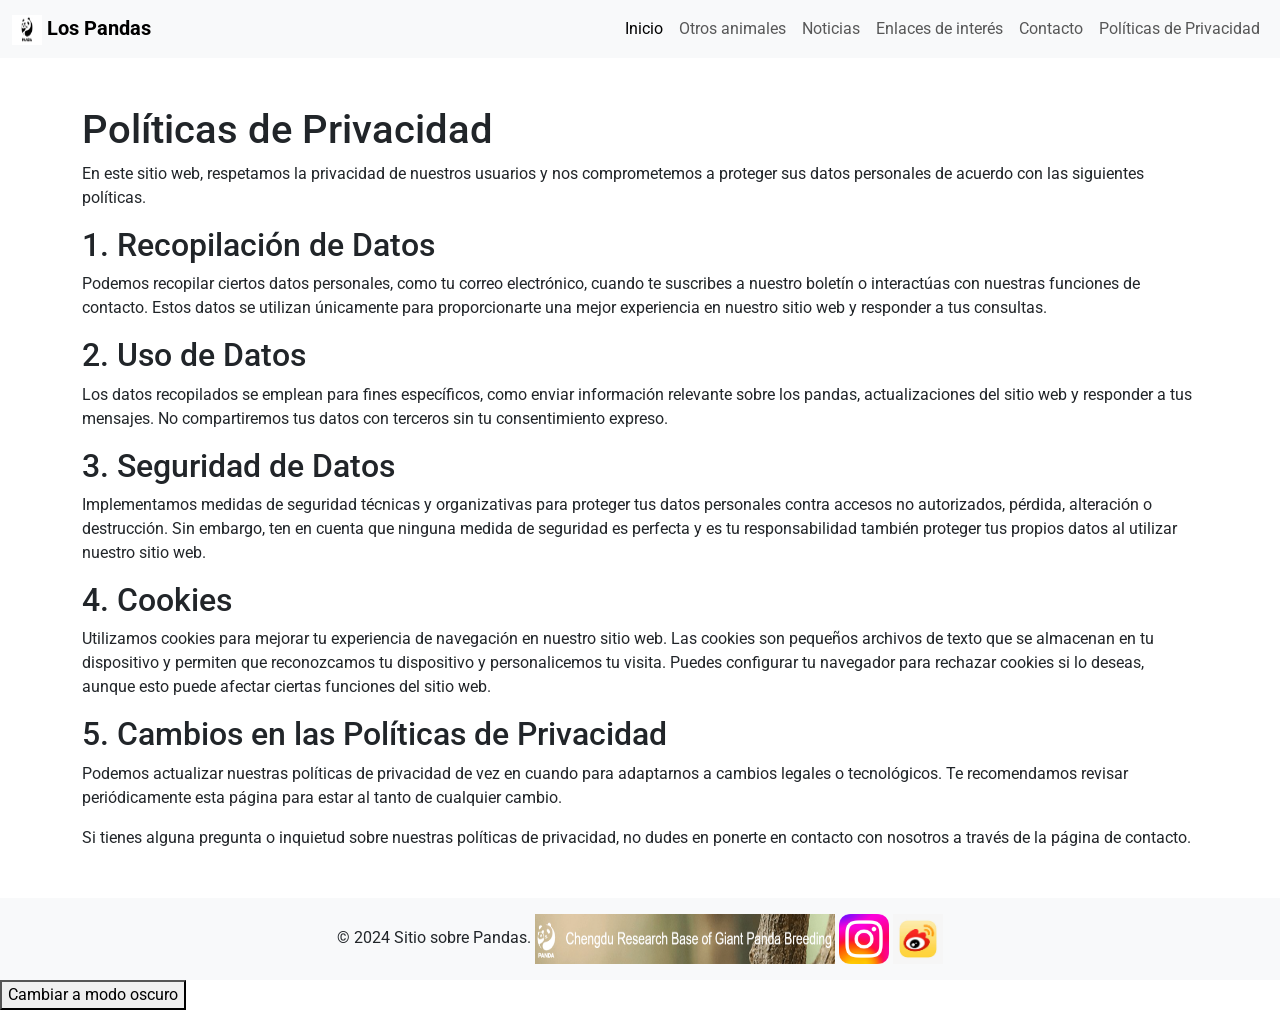
<file: miAplicacion/templates/politica-privacidad.html>
<!DOCTYPE html>
<html lang="es">

<head>
    <meta charset="UTF-8">
    <meta name="viewport" content="width=device-width, initial-scale=1.0">
    <meta name="description" content="Página de políticas de privacidad del sitio web sobre pandas.">
    <meta name="keywords" content="pandas, políticas de privacidad, datos personales, seguridad">
    <link rel="icon" href="imagenes\logo.jpg">
    <title>Políticas de Privacidad</title>
    <link rel="stylesheet" href="https://cdn.jsdelivr.net/npm/bootstrap@5.3.0/dist/css/bootstrap.min.css">
    <link rel="stylesheet" href="CSS/estilo.css">
    <link href="https://fonts.googleapis.com/css2?family=Roboto:wght@400;700&display=swap" rel="stylesheet">
</head>

<body>
    <nav class="navbar navbar-expand-lg navbar-light bg-light">
        <div class="container-fluid">
            <a class="navbar-brand" href="#"><img src="imagenes\logo.jpg" alt="Logo del sitio" width="30" height="30">
                Los
                Pandas</a>
            <button class="navbar-toggler" type="button" data-bs-toggle="collapse" data-bs-target="#navbarNav"
                aria-controls="navbarNav" aria-expanded="false" aria-label="Toggle navigation">
                <span class="navbar-toggler-icon"></span>
            </button>
            <div class="collapse d-flex justify-content-end navbar-collapse" id="navbarNav">
                <ul class="navbar-nav">
                    <li class="nav-item">
                        <a class="nav-link active" aria-current="page" href="index.html">Inicio</a>
                    </li>
                    <li class="nav-item">
                        <a class="nav-link" href="about.html">Otros animales</a>
                    </li>
                    <li class="nav-item">
                        <a class="nav-link" href="noticias.html">Noticias</a>
                    </li>
                    <li class="nav-item">
                        <a class="nav-link" href="enlaces-interes.html">Enlaces de interés</a>
                    </li>
                    <li class="nav-item">
                        <a class="nav-link" href="contacto.html">Contacto</a>
                    </li>
                    <li class="nav-item">
                        <a class="nav-link" href="#">Políticas de Privacidad</a>
                    </li>
                </ul>
            </div>
        </div>
    </nav>

    <main class="container my-5">
        <h1>Políticas de Privacidad</h1>
        <p>En este sitio web, respetamos la privacidad de nuestros usuarios y nos comprometemos a proteger sus datos
            personales de acuerdo con las siguientes políticas.</p>

        <h2>1. Recopilación de Datos</h2>
        <p>Podemos recopilar ciertos datos personales, como tu correo electrónico, cuando te suscribes a nuestro boletín
            o interactúas con nuestras funciones de contacto. Estos datos se utilizan únicamente para proporcionarte una
            mejor experiencia en nuestro sitio web y responder a tus consultas.</p>

        <h2>2. Uso de Datos</h2>
        <p>Los datos recopilados se emplean para fines específicos, como enviar información relevante sobre los pandas,
            actualizaciones del sitio web y responder a tus mensajes. No compartiremos tus datos con terceros sin tu
            consentimiento expreso.</p>

        <h2>3. Seguridad de Datos</h2>
        <p>Implementamos medidas de seguridad técnicas y organizativas para proteger tus datos personales contra
            accesos no autorizados, pérdida, alteración o destrucción. Sin embargo, ten en cuenta que ninguna medida de
            seguridad es perfecta y es tu responsabilidad también proteger tus propios datos al utilizar nuestro sitio
            web.</p>

        <h2>4. Cookies</h2>
        <p>Utilizamos cookies para mejorar tu experiencia de navegación en nuestro sitio web. Las cookies son pequeños
            archivos de texto que se almacenan en tu dispositivo y permiten que reconozcamos tu dispositivo y
            personalicemos
            tu visita. Puedes configurar tu navegador para rechazar cookies si lo deseas, aunque esto puede afectar
            ciertas funciones del sitio web.</p>

        <h2>5. Cambios en las Políticas de Privacidad</h2>
        <p>Podemos actualizar nuestras políticas de privacidad de vez en cuando para adaptarnos a cambios legales o
            tecnológicos. Te recomendamos revisar periódicamente esta página para estar al tanto de cualquier cambio.
        </p>

        <p>Si tienes alguna pregunta o inquietud sobre nuestras políticas de privacidad, no dudes en ponerte en contacto
            con nosotros a través de la página de contacto.</p>
    </main>

    <footer class="bg-light text-center py-3">
        <span>© 2024 Sitio sobre Pandas.</span>
        <a href="https://www.panda.org.cn/en/"><img src="imagenes/Base.png" alt="base"
                style="width: 300px; height: 50px;"></a>
        <a href="https://www.instagram.com/panda_reels_?igsh=OGV4Y3VwbjE2Z3k4"><img src="imagenes/Instagram.webp"
                alt="instagram" class="scaled-image"></a>
        <a href="https://weibo.com/u/3222817584"><img src="imagenes/weibo-icon.jpeg" alt="weibo"
                class="scaled-image"></a>
    </footer>

    <script src="https://cdn.jsdelivr.net/npm/bootstrap@5.3.0/dist/js/bootstrap.min.js"></script>
    <script src="JS/main.js"></script>
</body>

</html>
</file>
<file: miAplicacion/templates/CSS/estilo.css>
/*Establecer propiedades de fuente para toda la página*/
body {
    font-family: 'Roboto', sans-serif;
}

/*Definir el estilo de la marca de la barra de navegación.*/
.navbar-brand {
    font-weight: bold;
}

/*estilo de tarjeta*/
.card {
    box-shadow: 0 0.125rem 0.25rem rgba(0, 0, 0, 0.075);
}

/*efecto de desplazamiento de la tarjeta*/
.card:hover {
    box-shadow: 0 0.5rem 1rem rgba(0, 0, 0, 0.15);
    background-color: #f8f9fa;
    cursor: pointer;

    color: #007bff;
}

/*estilo modo oscuro*/
.dark-mode {
    background-color: #131111;
    color: #ffffff;
}

/*Estilo de barra de navegación en modo oscuro */
*/ .dark-mode.navbar {
    background-color: #191313;
}

/*Estilo de tarjeta en modo oscuro */
.dark-mode.card {
    background-color: #333333;
    box-shadow: 0 0.125rem 0.25rem rgba(255, 255, 255, 0.075);
}

/*Efecto de desplazamiento de la tarjeta en modo oscuro*/
.dark-mode.card:hover {
    background-color: #444444;
    box-shadow: 0 0.5rem 1rem rgba(255, 255, 255, 0.15);
    color: #00ff00;
}

/*Escalar estilo de imagen */
.scaled-image {
    max-width: 50px;
    max-height: 50px;

}





/*Efecto de desplazamiento dinámico del título */
#dynamicTitle {
    opacity: 0;

    animation: fadeIn 5s forwards;

}

/*Fotogramas clave de animación*/
#dynamicTitle:hover {
    animation: fadeOut 1s forwards;

}

/*Fotogramas clave de animación-Efecto desvanecido */
@keyframes fadeIn {
    from {
        opacity: 0;
    }

    to {
        opacity: 1;
    }
}

/*Fotogramas clave de animación-Efecto de desvanecimiento*/
@keyframes fadeOut {
    from {
        opacity: 1;
    }

    to {
        opacity: 0;
    }
}
</file>
